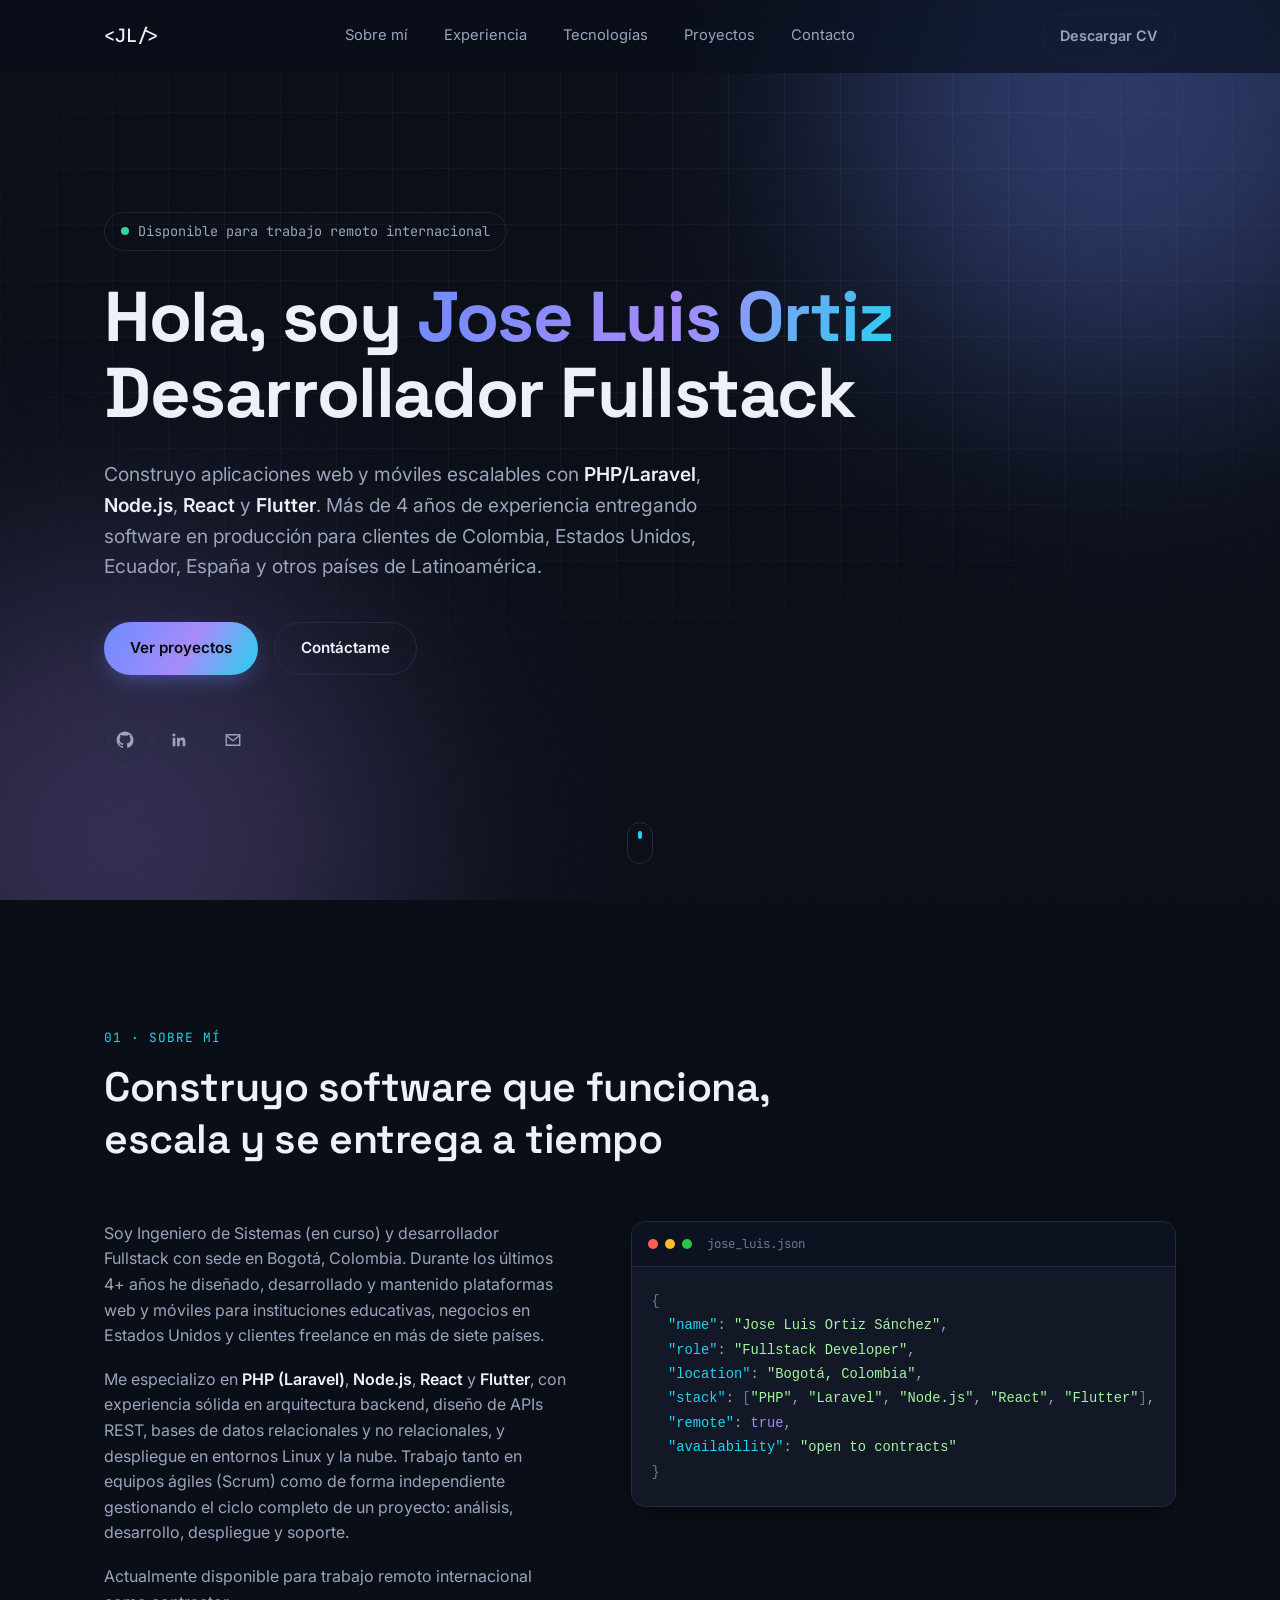
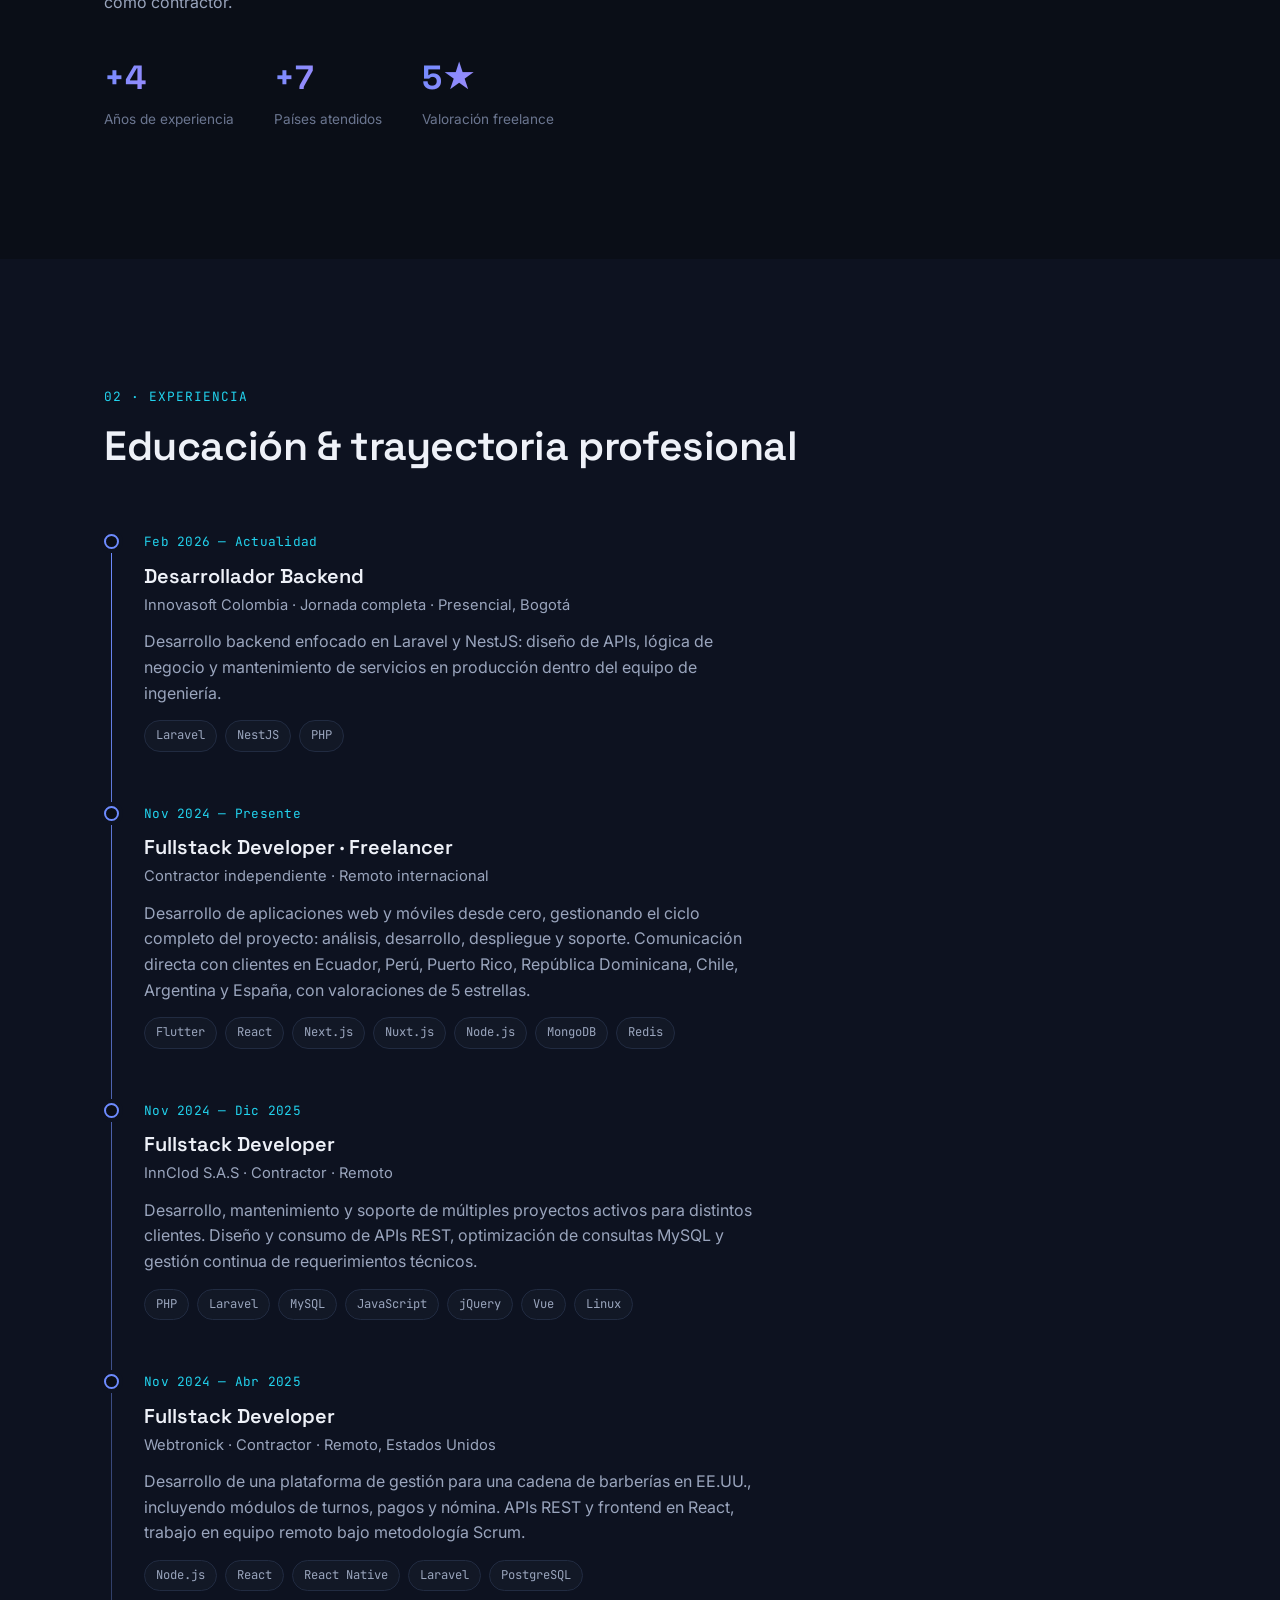
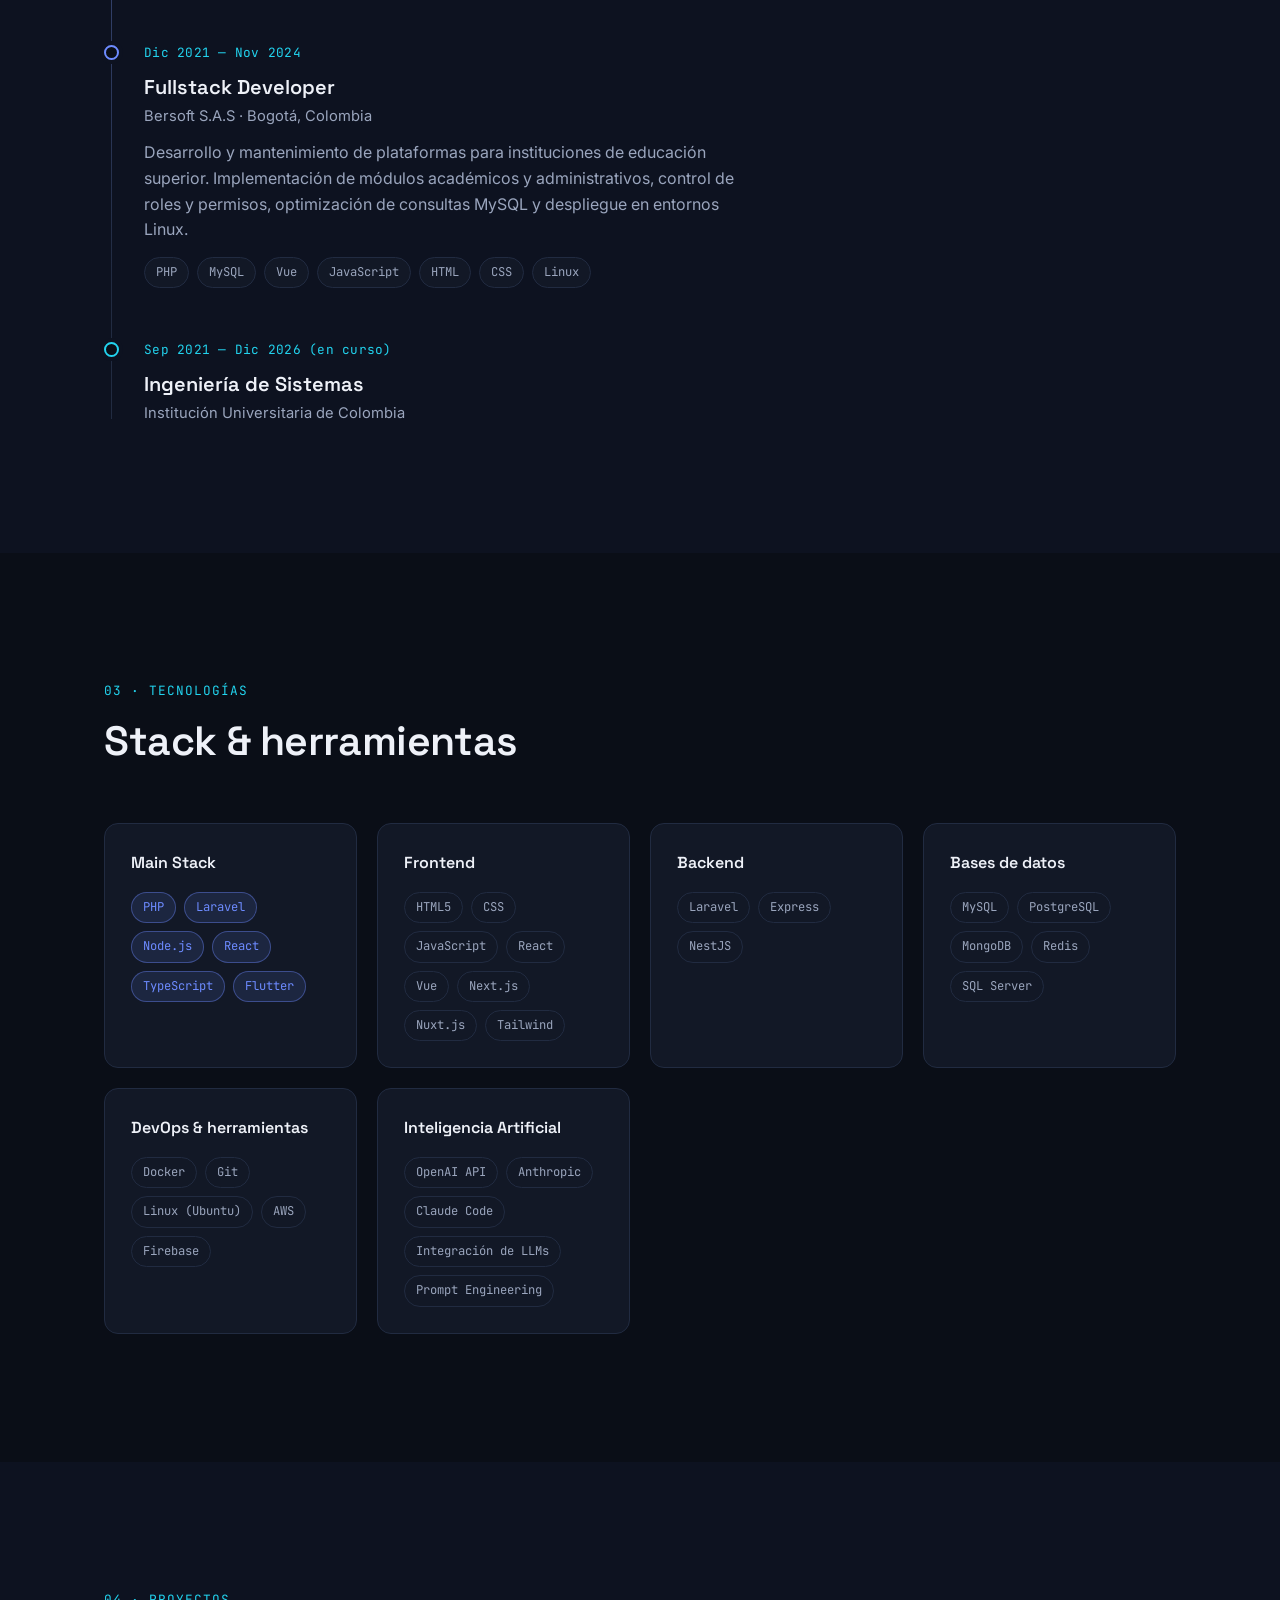
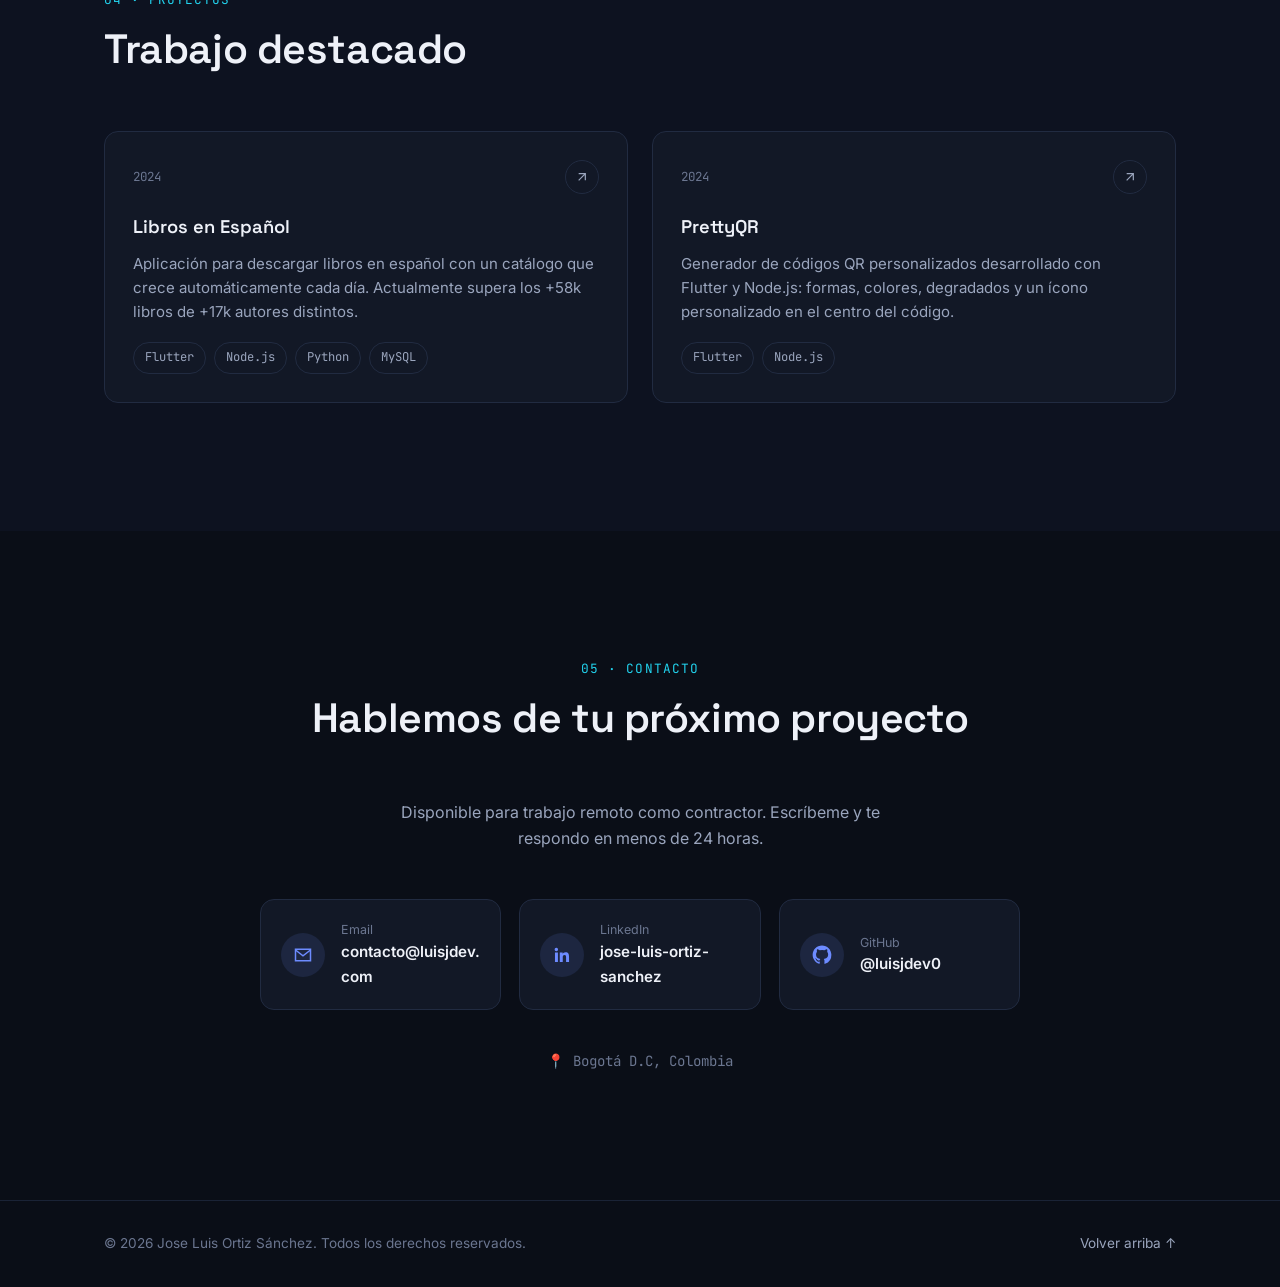
<file: index.html>
<!DOCTYPE html>
<html lang="es">
<head>
<meta charset="UTF-8">
<meta name="viewport" content="width=device-width, initial-scale=1.0">
<title>Jose Luis Ortiz · Fullstack Developer</title>
<meta name="description" content="Jose Luis Ortiz Sánchez — Desarrollador Fullstack especializado en PHP/Laravel, Node.js, React y Flutter. Más de 4 años creando aplicaciones web y móviles para clientes en América y Europa. Disponible para trabajo remoto.">
<meta name="theme-color" content="#0a0e17">

<meta property="og:type" content="website">
<meta property="og:title" content="Jose Luis Ortiz · Fullstack Developer">
<meta property="og:description" content="Desarrollador Fullstack especializado en PHP/Laravel, Node.js, React y Flutter. Disponible para trabajo remoto internacional.">
<meta property="og:url" content="https://luisjdev.com">

<link rel="icon" href="assets/favicon.svg" type="image/svg+xml">
<link rel="preconnect" href="https://fonts.googleapis.com">
<link rel="preconnect" href="https://fonts.gstatic.com" crossorigin>
<link href="https://fonts.googleapis.com/css2?family=Space+Grotesk:wght@500;600;700&family=Inter:wght@400;500;600;700&family=JetBrains+Mono:wght@400;500&display=swap" rel="stylesheet">
<link rel="stylesheet" href="css/style.css">

<!-- Google Analytics -->
<script async src="https://www.googletagmanager.com/gtag/js?id=G-K5R2L5QCTZ"></script>
<script>
  window.dataLayer = window.dataLayer || [];
  function gtag(){dataLayer.push(arguments);}
  gtag('js', new Date());
  gtag('config', 'G-K5R2L5QCTZ');
</script>
</head>
<body>

<a class="skip-link" href="#main">Saltar al contenido</a>

<div class="noise-overlay" aria-hidden="true"></div>

<header class="site-header" id="site-header">
  <div class="container header-inner">
    <a href="#top" class="logo" aria-label="Jose Luis Ortiz — inicio">
      <span class="logo-mark">&lt;JL/&gt;</span>
    </a>

    <nav class="main-nav" id="main-nav" aria-label="Navegación principal">
      <ul>
        <li><a href="#about" class="nav-link">Sobre mí</a></li>
        <li><a href="#experience" class="nav-link">Experiencia</a></li>
        <li><a href="#skills" class="nav-link">Tecnologías</a></li>
        <li><a href="#projects" class="nav-link">Proyectos</a></li>
        <li><a href="#contact" class="nav-link">Contacto</a></li>
      </ul>
    </nav>

    <div class="header-actions">
      <a href="assets/Jose_Luis_Ortiz_CV.pdf" class="btn btn-ghost" download>Descargar CV</a>
      <button class="nav-toggle" id="nav-toggle" aria-label="Abrir menú" aria-expanded="false" aria-controls="main-nav">
        <span></span><span></span><span></span>
      </button>
    </div>
  </div>
</header>

<main id="main">

  <!-- HERO -->
  <section class="hero" id="top">
    <div class="hero-bg" aria-hidden="true">
      <div class="glow glow-1"></div>
      <div class="glow glow-2"></div>
      <div class="grid-pattern"></div>
    </div>

    <div class="container hero-inner">
      <p class="hero-eyebrow reveal">
        <span class="status-dot" aria-hidden="true"></span>
        Disponible para trabajo remoto internacional
      </p>

      <h1 class="hero-title reveal">
        Hola, soy <span class="text-gradient">Jose Luis Ortiz</span><br>
        Desarrollador Fullstack
      </h1>

      <p class="hero-subtitle reveal">
        Construyo aplicaciones web y móviles escalables con
        <strong>PHP/Laravel</strong>, <strong>Node.js</strong>, <strong>React</strong> y <strong>Flutter</strong>.
        Más de 4 años de experiencia entregando software en producción para clientes de
        Colombia, Estados Unidos, Ecuador, España y otros países de Latinoamérica.
      </p>

      <div class="hero-cta reveal">
        <a href="#projects" class="btn btn-primary">Ver proyectos</a>
        <a href="#contact" class="btn btn-outline">Contáctame</a>
      </div>

      <div class="hero-socials reveal">
        <a href="https://github.com/luisjdev0" target="_blank" rel="noopener noreferrer" aria-label="GitHub" class="social-link">
          <svg viewBox="0 0 24 24" fill="currentColor" aria-hidden="true"><path d="M12 .5C5.73.5.75 5.48.75 11.75c0 5.02 3.26 9.28 7.78 10.78.57.1.78-.25.78-.55 0-.27-.01-1.16-.02-2.11-3.17.69-3.83-1.34-3.83-1.34-.52-1.31-1.26-1.66-1.26-1.66-1.03-.7.08-.69.08-.69 1.14.08 1.74 1.17 1.74 1.17 1.01 1.73 2.65 1.23 3.3.94.1-.73.4-1.23.72-1.51-2.53-.29-5.19-1.27-5.19-5.63 0-1.24.44-2.26 1.17-3.06-.12-.29-.51-1.45.11-3.02 0 0 .96-.31 3.13 1.17a10.8 10.8 0 0 1 5.7 0c2.17-1.48 3.13-1.17 3.13-1.17.62 1.57.23 2.73.11 3.02.73.8 1.17 1.82 1.17 3.06 0 4.37-2.67 5.34-5.21 5.62.41.36.77 1.06.77 2.14 0 1.55-.01 2.79-.01 3.17 0 .3.2.66.79.55A11.26 11.26 0 0 0 23.25 11.75C23.25 5.48 18.27.5 12 .5z"/></svg>
        </a>
        <a href="https://www.linkedin.com/in/jose-luis-ortiz-sanchez-33a4a8215/" target="_blank" rel="noopener noreferrer" aria-label="LinkedIn" class="social-link">
          <svg viewBox="0 0 24 24" fill="currentColor" aria-hidden="true"><path d="M20.45 20.45h-3.56v-5.57c0-1.33-.02-3.03-1.85-3.03-1.85 0-2.14 1.45-2.14 2.94v5.66H9.34V9h3.42v1.56h.05c.48-.9 1.64-1.85 3.38-1.85 3.62 0 4.28 2.38 4.28 5.48v6.26zM5.34 7.43a2.07 2.07 0 1 1 0-4.13 2.07 2.07 0 0 1 0 4.13zM7.12 20.45H3.56V9h3.56v11.45z"/></svg>
        </a>
        <a href="mailto:contacto@luisjdev.com" aria-label="Email" class="social-link">
          <svg viewBox="0 0 24 24" fill="none" stroke="currentColor" stroke-width="1.8" aria-hidden="true"><path d="M3 5h18v14H3z"/><path d="m3 6 9 7 9-7"/></svg>
        </a>
      </div>
    </div>

    <a href="#about" class="scroll-cue" aria-label="Desplazarse hacia abajo">
      <span></span>
    </a>
  </section>

  <!-- ABOUT -->
  <section class="section" id="about">
    <div class="container">
      <p class="section-kicker reveal">01 · Sobre mí</p>
      <h2 class="section-title reveal">Construyo software que funciona, escala y se entrega a tiempo</h2>

      <div class="about-grid">
        <div class="about-text reveal">
          <p>
            Soy Ingeniero de Sistemas (en curso) y desarrollador Fullstack con sede en
            Bogotá, Colombia. Durante los últimos 4+ años he diseñado, desarrollado y
            mantenido plataformas web y móviles para instituciones educativas,
            negocios en Estados Unidos y clientes freelance en más de siete países.
          </p>
          <p>
            Me especializo en <strong>PHP (Laravel)</strong>, <strong>Node.js</strong>,
            <strong>React</strong> y <strong>Flutter</strong>, con experiencia sólida en
            arquitectura backend, diseño de APIs REST, bases de datos relacionales y no
            relacionales, y despliegue en entornos Linux y la nube. Trabajo tanto en
            equipos ágiles (Scrum) como de forma independiente gestionando el ciclo
            completo de un proyecto: análisis, desarrollo, despliegue y soporte.
          </p>
          <p>
            Actualmente disponible para trabajo remoto internacional como contractor.
          </p>

          <div class="about-stats">
            <div class="stat">
              <span class="stat-number">+4</span>
              <span class="stat-label">Años de experiencia</span>
            </div>
            <div class="stat">
              <span class="stat-number">+7</span>
              <span class="stat-label">Países atendidos</span>
            </div>
            <div class="stat">
              <span class="stat-number">5★</span>
              <span class="stat-label">Valoración freelance</span>
            </div>
          </div>
        </div>

        <div class="about-card reveal">
          <div class="terminal-card">
            <div class="terminal-bar">
              <span class="dot dot-red"></span><span class="dot dot-yellow"></span><span class="dot dot-green"></span>
              <span class="terminal-title">jose_luis.json</span>
            </div>
            <pre class="terminal-body"><code><span class="tok-brace">{</span>
  <span class="tok-key">"name"</span>: <span class="tok-str">"Jose Luis Ortiz Sánchez"</span>,
  <span class="tok-key">"role"</span>: <span class="tok-str">"Fullstack Developer"</span>,
  <span class="tok-key">"location"</span>: <span class="tok-str">"Bogotá, Colombia"</span>,
  <span class="tok-key">"stack"</span>: <span class="tok-punc">[</span><span class="tok-str">"PHP"</span>, <span class="tok-str">"Laravel"</span>, <span class="tok-str">"Node.js"</span>, <span class="tok-str">"React"</span>, <span class="tok-str">"Flutter"</span><span class="tok-punc">]</span>,
  <span class="tok-key">"remote"</span>: <span class="tok-bool">true</span>,
  <span class="tok-key">"availability"</span>: <span class="tok-str">"open to contracts"</span>
<span class="tok-brace">}</span></code></pre>
          </div>
        </div>
      </div>
    </div>
  </section>

  <!-- EXPERIENCE -->
  <section class="section section-alt" id="experience">
    <div class="container">
      <p class="section-kicker reveal">02 · Experiencia</p>
      <h2 class="section-title reveal">Educación &amp; trayectoria profesional</h2>

      <div class="timeline">

        <div class="timeline-item reveal">
          <div class="timeline-dot"></div>
          <div class="timeline-content">
            <span class="timeline-date">Feb 2026 — Actualidad</span>
            <h3>Desarrollador Backend</h3>
            <p class="timeline-org">Innovasoft Colombia · Jornada completa · Presencial, Bogotá</p>
            <p>Desarrollo backend enfocado en Laravel y NestJS: diseño de APIs, lógica de negocio y mantenimiento de servicios en producción dentro del equipo de ingeniería.</p>
            <div class="tag-list">
              <span class="tag">Laravel</span><span class="tag">NestJS</span><span class="tag">PHP</span>
            </div>
          </div>
        </div>

        <div class="timeline-item reveal">
          <div class="timeline-dot"></div>
          <div class="timeline-content">
            <span class="timeline-date">Nov 2024 — Presente</span>
            <h3>Fullstack Developer · Freelancer</h3>
            <p class="timeline-org">Contractor independiente · Remoto internacional</p>
            <p>Desarrollo de aplicaciones web y móviles desde cero, gestionando el ciclo completo del proyecto: análisis, desarrollo, despliegue y soporte. Comunicación directa con clientes en Ecuador, Perú, Puerto Rico, República Dominicana, Chile, Argentina y España, con valoraciones de 5 estrellas.</p>
            <div class="tag-list">
              <span class="tag">Flutter</span><span class="tag">React</span><span class="tag">Next.js</span>
              <span class="tag">Nuxt.js</span><span class="tag">Node.js</span><span class="tag">MongoDB</span><span class="tag">Redis</span>
            </div>
          </div>
        </div>

        <div class="timeline-item reveal">
          <div class="timeline-dot"></div>
          <div class="timeline-content">
            <span class="timeline-date">Nov 2024 — Dic 2025</span>
            <h3>Fullstack Developer</h3>
            <p class="timeline-org">InnClod S.A.S · Contractor · Remoto</p>
            <p>Desarrollo, mantenimiento y soporte de múltiples proyectos activos para distintos clientes. Diseño y consumo de APIs REST, optimización de consultas MySQL y gestión continua de requerimientos técnicos.</p>
            <div class="tag-list">
              <span class="tag">PHP</span><span class="tag">Laravel</span><span class="tag">MySQL</span>
              <span class="tag">JavaScript</span><span class="tag">jQuery</span><span class="tag">Vue</span><span class="tag">Linux</span>
            </div>
          </div>
        </div>

        <div class="timeline-item reveal">
          <div class="timeline-dot"></div>
          <div class="timeline-content">
            <span class="timeline-date">Nov 2024 — Abr 2025</span>
            <h3>Fullstack Developer</h3>
            <p class="timeline-org">Webtronick · Contractor · Remoto, Estados Unidos</p>
            <p>Desarrollo de una plataforma de gestión para una cadena de barberías en EE.UU., incluyendo módulos de turnos, pagos y nómina. APIs REST y frontend en React, trabajo en equipo remoto bajo metodología Scrum.</p>
            <div class="tag-list">
              <span class="tag">Node.js</span><span class="tag">React</span><span class="tag">React Native</span>
              <span class="tag">Laravel</span><span class="tag">PostgreSQL</span>
            </div>
          </div>
        </div>

        <div class="timeline-item reveal">
          <div class="timeline-dot"></div>
          <div class="timeline-content">
            <span class="timeline-date">Dic 2021 — Nov 2024</span>
            <h3>Fullstack Developer</h3>
            <p class="timeline-org">Bersoft S.A.S · Bogotá, Colombia</p>
            <p>Desarrollo y mantenimiento de plataformas para instituciones de educación superior. Implementación de módulos académicos y administrativos, control de roles y permisos, optimización de consultas MySQL y despliegue en entornos Linux.</p>
            <div class="tag-list">
              <span class="tag">PHP</span><span class="tag">MySQL</span><span class="tag">Vue</span>
              <span class="tag">JavaScript</span><span class="tag">HTML</span><span class="tag">CSS</span><span class="tag">Linux</span>
            </div>
          </div>
        </div>

        <div class="timeline-item timeline-item-edu reveal">
          <div class="timeline-dot timeline-dot-edu"></div>
          <div class="timeline-content">
            <span class="timeline-date">Sep 2021 — Dic 2026 (en curso)</span>
            <h3>Ingeniería de Sistemas</h3>
            <p class="timeline-org">Institución Universitaria de Colombia</p>
          </div>
        </div>

      </div>
    </div>
  </section>

  <!-- SKILLS -->
  <section class="section" id="skills">
    <div class="container">
      <p class="section-kicker reveal">03 · Tecnologías</p>
      <h2 class="section-title reveal">Stack &amp; herramientas</h2>

      <div class="skills-grid">
        <div class="skill-card reveal">
          <h3>Main Stack</h3>
          <div class="tag-list">
            <span class="tag tag-accent">PHP</span><span class="tag tag-accent">Laravel</span>
            <span class="tag tag-accent">Node.js</span><span class="tag tag-accent">React</span>
            <span class="tag tag-accent">TypeScript</span><span class="tag tag-accent">Flutter</span>
          </div>
        </div>
        <div class="skill-card reveal">
          <h3>Frontend</h3>
          <div class="tag-list">
            <span class="tag">HTML5</span><span class="tag">CSS</span><span class="tag">JavaScript</span>
            <span class="tag">React</span><span class="tag">Vue</span><span class="tag">Next.js</span>
            <span class="tag">Nuxt.js</span><span class="tag">Tailwind</span>
          </div>
        </div>
        <div class="skill-card reveal">
          <h3>Backend</h3>
          <div class="tag-list">
            <span class="tag">Laravel</span><span class="tag">Express</span>
            <span class="tag">NestJS</span>
          </div>
        </div>
        <div class="skill-card reveal">
          <h3>Bases de datos</h3>
          <div class="tag-list">
            <span class="tag">MySQL</span><span class="tag">PostgreSQL</span>
            <span class="tag">MongoDB</span><span class="tag">Redis</span><span class="tag">SQL Server</span>
          </div>
        </div>
        <div class="skill-card reveal">
          <h3>DevOps &amp; herramientas</h3>
          <div class="tag-list">
            <span class="tag">Docker</span><span class="tag">Git</span>
            <span class="tag">Linux (Ubuntu)</span><span class="tag">AWS</span><span class="tag">Firebase</span>
          </div>
        </div>
        <div class="skill-card reveal">
          <h3>Inteligencia Artificial</h3>
          <div class="tag-list">
            <span class="tag">OpenAI API</span><span class="tag">Anthropic</span><span class="tag">Claude Code</span>
            <span class="tag">Integración de LLMs</span><span class="tag">Prompt Engineering</span>
          </div>
        </div>
      </div>
    </div>
  </section>

  <!-- PROJECTS -->
  <section class="section section-alt" id="projects">
    <div class="container">
      <p class="section-kicker reveal">04 · Proyectos</p>
      <h2 class="section-title reveal">Trabajo destacado</h2>

      <div class="projects-grid">

        <article class="project-card reveal">
          <div class="project-card-head">
            <span class="project-year">2024</span>
            <a href="https://play.google.com/store/apps/details?id=com.luisjdev.libros" target="_blank" rel="noopener noreferrer" class="project-link" aria-label="Ver en Google Play">
              <svg viewBox="0 0 24 24" fill="none" stroke="currentColor" stroke-width="1.8" aria-hidden="true"><path d="M7 17 17 7M7 7h10v10"/></svg>
            </a>
          </div>
          <h3>Libros en Español</h3>
          <p>Aplicación para descargar libros en español con un catálogo que crece automáticamente cada día. Actualmente supera los +58k libros de +17k autores distintos.</p>
          <div class="tag-list">
            <span class="tag">Flutter</span><span class="tag">Node.js</span><span class="tag">Python</span><span class="tag">MySQL</span>
          </div>
        </article>

        <article class="project-card reveal">
          <div class="project-card-head">
            <span class="project-year">2024</span>
            <a href="https://play.google.com/store/apps/details?id=com.luisjdev.pretty_qr" target="_blank" rel="noopener noreferrer" class="project-link" aria-label="Ver en Google Play">
              <svg viewBox="0 0 24 24" fill="none" stroke="currentColor" stroke-width="1.8" aria-hidden="true"><path d="M7 17 17 7M7 7h10v10"/></svg>
            </a>
          </div>
          <h3>PrettyQR</h3>
          <p>Generador de códigos QR personalizados desarrollado con Flutter y Node.js: formas, colores, degradados y un ícono personalizado en el centro del código.</p>
          <div class="tag-list">
            <span class="tag">Flutter</span><span class="tag">Node.js</span>
          </div>
        </article>

      </div>
    </div>
  </section>

  <!-- CONTACT -->
  <section class="section contact-section" id="contact">
    <div class="container">
      <p class="section-kicker reveal">05 · Contacto</p>
      <h2 class="section-title reveal">Hablemos de tu próximo proyecto</h2>
      <p class="contact-lede reveal">
        Disponible para trabajo remoto como contractor. Escríbeme y te respondo en menos de 24 horas.
      </p>

      <div class="contact-grid reveal">
        <a class="contact-card" href="mailto:contacto@luisjdev.com">
          <div class="contact-icon">
            <svg viewBox="0 0 24 24" fill="none" stroke="currentColor" stroke-width="1.8" aria-hidden="true"><path d="M3 5h18v14H3z"/><path d="m3 6 9 7 9-7"/></svg>
          </div>
          <div>
            <span class="contact-label">Email</span>
            <span class="contact-value">contacto@luisjdev.com</span>
          </div>
        </a>

        <a class="contact-card" href="https://www.linkedin.com/in/jose-luis-ortiz-sanchez-33a4a8215/" target="_blank" rel="noopener noreferrer">
          <div class="contact-icon">
            <svg viewBox="0 0 24 24" fill="currentColor" aria-hidden="true"><path d="M20.45 20.45h-3.56v-5.57c0-1.33-.02-3.03-1.85-3.03-1.85 0-2.14 1.45-2.14 2.94v5.66H9.34V9h3.42v1.56h.05c.48-.9 1.64-1.85 3.38-1.85 3.62 0 4.28 2.38 4.28 5.48v6.26zM5.34 7.43a2.07 2.07 0 1 1 0-4.13 2.07 2.07 0 0 1 0 4.13zM7.12 20.45H3.56V9h3.56v11.45z"/></svg>
          </div>
          <div>
            <span class="contact-label">LinkedIn</span>
            <span class="contact-value">jose-luis-ortiz-sanchez</span>
          </div>
        </a>

        <a class="contact-card" href="https://github.com/luisjdev0" target="_blank" rel="noopener noreferrer">
          <div class="contact-icon">
            <svg viewBox="0 0 24 24" fill="currentColor" aria-hidden="true"><path d="M12 .5C5.73.5.75 5.48.75 11.75c0 5.02 3.26 9.28 7.78 10.78.57.1.78-.25.78-.55 0-.27-.01-1.16-.02-2.11-3.17.69-3.83-1.34-3.83-1.34-.52-1.31-1.26-1.66-1.26-1.66-1.03-.7.08-.69.08-.69 1.14.08 1.74 1.17 1.74 1.17 1.01 1.73 2.65 1.23 3.3.94.1-.73.4-1.23.72-1.51-2.53-.29-5.19-1.27-5.19-5.63 0-1.24.44-2.26 1.17-3.06-.12-.29-.51-1.45.11-3.02 0 0 .96-.31 3.13 1.17a10.8 10.8 0 0 1 5.7 0c2.17-1.48 3.13-1.17 3.13-1.17.62 1.57.23 2.73.11 3.02.73.8 1.17 1.82 1.17 3.06 0 4.37-2.67 5.34-5.21 5.62.41.36.77 1.06.77 2.14 0 1.55-.01 2.79-.01 3.17 0 .3.2.66.79.55A11.26 11.26 0 0 0 23.25 11.75C23.25 5.48 18.27.5 12 .5z"/></svg>
          </div>
          <div>
            <span class="contact-label">GitHub</span>
            <span class="contact-value">@luisjdev0</span>
          </div>
        </a>
      </div>

      <p class="contact-location reveal">📍 Bogotá D.C, Colombia</p>
    </div>
  </section>

</main>

<footer class="site-footer">
  <div class="container footer-inner">
    <p>&copy; <span id="year"></span> Jose Luis Ortiz Sánchez. Todos los derechos reservados.</p>
    <a href="#top" class="back-to-top">Volver arriba ↑</a>
  </div>
</footer>

<script src="js/main.js"></script>
</body>
</html>
</file>
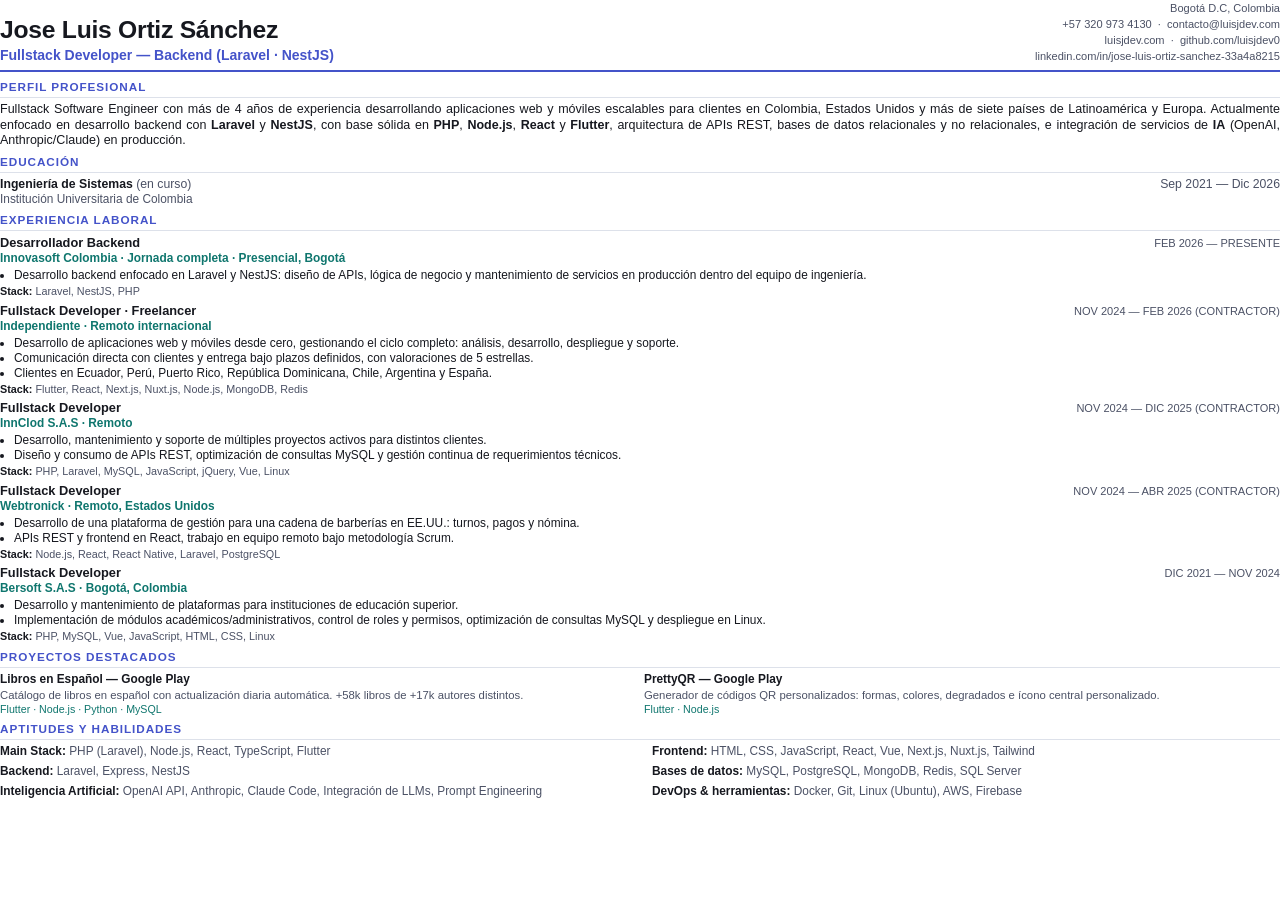
<file: assets/cv-source.html>
<!DOCTYPE html>
<html lang="es">
<head>
<meta charset="UTF-8">
<title>Jose Luis Ortiz Sánchez — CV</title>
<style>
  @page { size: Letter; margin: 8mm 16mm; }

  :root {
    --accent: #4453c9;
    --accent-2: #0f766e;
    --ink: #16181f;
    --sub: #4b5165;
    --line: #dde1ea;
  }

  * { box-sizing: border-box; margin: 0; padding: 0; }

  body {
    font-family: 'Segoe UI', Arial, Helvetica, sans-serif;
    color: var(--ink);
    font-size: 9.6pt;
    line-height: 1.26;
    background: #ffffff;
  }

  .cv { max-width: 100%; }

  header.cv-header {
    display: flex;
    justify-content: space-between;
    align-items: flex-end;
    border-bottom: 2.5px solid var(--accent);
    padding-bottom: 6px;
    margin-bottom: 8px;
  }
  .name-block h1 {
    font-size: 18.5pt;
    font-weight: 700;
    letter-spacing: -0.01em;
    color: var(--ink);
  }
  .name-block .role {
    font-size: 10.5pt;
    font-weight: 600;
    color: var(--accent);
    margin-top: 1px;
  }
  .contact-block {
    text-align: right;
    font-size: 8.3pt;
    color: var(--sub);
    line-height: 1.45;
  }
  .contact-block a { color: var(--sub); text-decoration: none; }

  section { margin-bottom: 6px; }

  h2.section-title {
    font-size: 8.8pt;
    font-weight: 700;
    text-transform: uppercase;
    letter-spacing: 0.08em;
    color: var(--accent);
    margin-bottom: 4px;
    padding-bottom: 2px;
    border-bottom: 1px solid var(--line);
  }

  .profile-text { color: var(--ink); font-size: 9.4pt; text-align: justify; }

  .edu-row {
    display: flex;
    justify-content: space-between;
    font-size: 9.2pt;
  }
  .edu-row .edu-title { font-weight: 600; }
  .edu-row .edu-date { color: var(--sub); white-space: nowrap; margin-left: 12px; }
  .edu-org { color: var(--sub); font-size: 8.9pt; }

  .job { margin-bottom: 4px; }
  .job:last-child { margin-bottom: 0; }
  .job-head {
    display: flex;
    justify-content: space-between;
    align-items: baseline;
  }
  .job-title { font-weight: 700; font-size: 9.6pt; }
  .job-date { font-size: 8.3pt; color: var(--sub); white-space: nowrap; margin-left: 12px; }
  .job-org { font-size: 8.9pt; color: var(--accent-2); font-weight: 600; margin-bottom: 1px; }
  ul.job-bullets { padding-left: 14px; margin-top: 2px; }
  ul.job-bullets li { font-size: 8.9pt; margin-bottom: 0; }
  .job-stack { font-size: 8.1pt; color: var(--sub); margin-top: 2px; }
  .job-stack strong { color: var(--ink); font-weight: 600; }

  .projects-grid {
    display: grid;
    grid-template-columns: 1fr 1fr;
    gap: 8px;
  }
  .project-item { font-size: 8.9pt; }
  .project-item .p-title { font-weight: 700; }
  .project-item .p-title a { color: var(--ink); text-decoration: none; }
  .project-item .p-desc { color: var(--sub); font-size: 8.5pt; margin-top: 1px; }
  .project-item .p-stack { font-size: 8pt; color: var(--accent-2); margin-top: 1px; }

  .skills-grid {
    display: grid;
    grid-template-columns: 1fr 1fr;
    gap: 3px 24px;
  }
  .skill-row { font-size: 8.9pt; margin-bottom: 2px; }
  .skill-row .skill-label { font-weight: 700; color: var(--ink); }
  .skill-row .skill-values { color: var(--sub); }

  footer.avail {
    margin-top: 4px;
    font-size: 8.3pt;
    color: var(--accent);
    font-weight: 600;
    text-align: center;
    border-top: 1px solid var(--line);
    padding-top: 6px;
  }
</style>
</head>
<body>
<div class="cv">

  <header class="cv-header">
    <div class="name-block">
      <h1>Jose Luis Ortiz Sánchez</h1>
      <div class="role">Fullstack Developer — Backend (Laravel · NestJS)</div>
    </div>
    <div class="contact-block">
      Bogotá D.C, Colombia<br>
      +57 320 973 4130 &nbsp;·&nbsp; contacto@luisjdev.com<br>
      luisjdev.com &nbsp;·&nbsp; github.com/luisjdev0<br>
      linkedin.com/in/jose-luis-ortiz-sanchez-33a4a8215
    </div>
  </header>

  <section>
    <h2 class="section-title">Perfil profesional</h2>
    <p class="profile-text">
      Fullstack Software Engineer con más de 4 años de experiencia desarrollando aplicaciones web y móviles
      escalables para clientes en Colombia, Estados Unidos y más de siete países de Latinoamérica y Europa.
      Actualmente enfocado en desarrollo backend con <strong>Laravel</strong> y <strong>NestJS</strong>, con
      base sólida en <strong>PHP</strong>, <strong>Node.js</strong>, <strong>React</strong> y <strong>Flutter</strong>,
      arquitectura de APIs REST, bases de datos relacionales y no relacionales, e integración de servicios
      de <strong>IA</strong> (OpenAI, Anthropic/Claude) en producción.
    </p>
  </section>

  <section>
    <h2 class="section-title">Educación</h2>
    <div class="edu-row">
      <span class="edu-title">Ingeniería de Sistemas <span style="font-weight:400;color:var(--sub);">(en curso)</span></span>
      <span class="edu-date">Sep 2021 — Dic 2026</span>
    </div>
    <div class="edu-org">Institución Universitaria de Colombia</div>
  </section>

  <section>
    <h2 class="section-title">Experiencia laboral</h2>

    <div class="job">
      <div class="job-head">
        <span class="job-title">Desarrollador Backend</span>
        <span class="job-date">FEB 2026 — PRESENTE</span>
      </div>
      <div class="job-org">Innovasoft Colombia · Jornada completa · Presencial, Bogotá</div>
      <ul class="job-bullets">
        <li>Desarrollo backend enfocado en Laravel y NestJS: diseño de APIs, lógica de negocio y mantenimiento de servicios en producción dentro del equipo de ingeniería.</li>
      </ul>
      <div class="job-stack"><strong>Stack:</strong> Laravel, NestJS, PHP</div>
    </div>

    <div class="job">
      <div class="job-head">
        <span class="job-title">Fullstack Developer · Freelancer</span>
        <span class="job-date">NOV 2024 — FEB 2026 (CONTRACTOR)</span>
      </div>
      <div class="job-org">Independiente · Remoto internacional</div>
      <ul class="job-bullets">
        <li>Desarrollo de aplicaciones web y móviles desde cero, gestionando el ciclo completo: análisis, desarrollo, despliegue y soporte.</li>
        <li>Comunicación directa con clientes y entrega bajo plazos definidos, con valoraciones de 5 estrellas.</li>
        <li>Clientes en Ecuador, Perú, Puerto Rico, República Dominicana, Chile, Argentina y España.</li>
      </ul>
      <div class="job-stack"><strong>Stack:</strong> Flutter, React, Next.js, Nuxt.js, Node.js, MongoDB, Redis</div>
    </div>

    <div class="job">
      <div class="job-head">
        <span class="job-title">Fullstack Developer</span>
        <span class="job-date">NOV 2024 — DIC 2025 (CONTRACTOR)</span>
      </div>
      <div class="job-org">InnClod S.A.S · Remoto</div>
      <ul class="job-bullets">
        <li>Desarrollo, mantenimiento y soporte de múltiples proyectos activos para distintos clientes.</li>
        <li>Diseño y consumo de APIs REST, optimización de consultas MySQL y gestión continua de requerimientos técnicos.</li>
      </ul>
      <div class="job-stack"><strong>Stack:</strong> PHP, Laravel, MySQL, JavaScript, jQuery, Vue, Linux</div>
    </div>

    <div class="job">
      <div class="job-head">
        <span class="job-title">Fullstack Developer</span>
        <span class="job-date">NOV 2024 — ABR 2025 (CONTRACTOR)</span>
      </div>
      <div class="job-org">Webtronick · Remoto, Estados Unidos</div>
      <ul class="job-bullets">
        <li>Desarrollo de una plataforma de gestión para una cadena de barberías en EE.UU.: turnos, pagos y nómina.</li>
        <li>APIs REST y frontend en React, trabajo en equipo remoto bajo metodología Scrum.</li>
      </ul>
      <div class="job-stack"><strong>Stack:</strong> Node.js, React, React Native, Laravel, PostgreSQL</div>
    </div>

    <div class="job">
      <div class="job-head">
        <span class="job-title">Fullstack Developer</span>
        <span class="job-date">DIC 2021 — NOV 2024</span>
      </div>
      <div class="job-org">Bersoft S.A.S · Bogotá, Colombia</div>
      <ul class="job-bullets">
        <li>Desarrollo y mantenimiento de plataformas para instituciones de educación superior.</li>
        <li>Implementación de módulos académicos/administrativos, control de roles y permisos, optimización de consultas MySQL y despliegue en Linux.</li>
      </ul>
      <div class="job-stack"><strong>Stack:</strong> PHP, MySQL, Vue, JavaScript, HTML, CSS, Linux</div>
    </div>
  </section>

  <section>
    <h2 class="section-title">Proyectos destacados</h2>
    <div class="projects-grid">
      <div class="project-item">
        <div class="p-title"><a href="https://play.google.com/store/apps/details?id=com.luisjdev.libros">Libros en Español</a> — Google Play</div>
        <div class="p-desc">Catálogo de libros en español con actualización diaria automática. +58k libros de +17k autores distintos.</div>
        <div class="p-stack">Flutter · Node.js · Python · MySQL</div>
      </div>
      <div class="project-item">
        <div class="p-title"><a href="https://play.google.com/store/apps/details?id=com.luisjdev.pretty_qr">PrettyQR</a> — Google Play</div>
        <div class="p-desc">Generador de códigos QR personalizados: formas, colores, degradados e ícono central personalizado.</div>
        <div class="p-stack">Flutter · Node.js</div>
      </div>
    </div>
  </section>

  <section>
    <h2 class="section-title">Aptitudes y habilidades</h2>
    <div class="skills-grid">
      <div class="skill-row"><span class="skill-label">Main Stack:</span> <span class="skill-values">PHP (Laravel), Node.js, React, TypeScript, Flutter</span></div>
      <div class="skill-row"><span class="skill-label">Frontend:</span> <span class="skill-values">HTML, CSS, JavaScript, React, Vue, Next.js, Nuxt.js, Tailwind</span></div>
      <div class="skill-row"><span class="skill-label">Backend:</span> <span class="skill-values">Laravel, Express, NestJS</span></div>
      <div class="skill-row"><span class="skill-label">Bases de datos:</span> <span class="skill-values">MySQL, PostgreSQL, MongoDB, Redis, SQL Server</span></div>
      <div class="skill-row"><span class="skill-label">Inteligencia Artificial:</span> <span class="skill-values">OpenAI API, Anthropic, Claude Code, Integración de LLMs, Prompt Engineering</span></div>
      <div class="skill-row"><span class="skill-label">DevOps &amp; herramientas:</span> <span class="skill-values">Docker, Git, Linux (Ubuntu), AWS, Firebase</span></div>
    </div>
  </section>

</div>
</body>
</html>
</file>
<file: css/style.css>
/* ==========================================================================
   Jose Luis Ortiz — Portfolio 2026
   ========================================================================== */

:root {
  /* Palette */
  --bg: #0a0e17;
  --bg-alt: #0d1220;
  --surface: #121826;
  --surface-hover: #161f33;
  --border: #212b41;
  --border-soft: #1a2336;

  --text-primary: #eef1f8;
  --text-secondary: #9aa5bd;
  --text-muted: #6b7690;

  --accent: #6d8bff;
  --accent-2: #22d3ee;
  --accent-3: #a78bfa;
  --accent-soft: rgba(109, 139, 255, 0.12);

  --gradient: linear-gradient(120deg, var(--accent) 0%, var(--accent-3) 55%, var(--accent-2) 100%);

  --font-display: 'Space Grotesk', 'Inter', sans-serif;
  --font-body: 'Inter', system-ui, sans-serif;
  --font-mono: 'JetBrains Mono', 'SFMono-Regular', Consolas, monospace;

  --container-w: 1120px;
  --radius-sm: 8px;
  --radius-md: 14px;
  --radius-lg: 22px;

  --shadow-soft: 0 10px 40px -12px rgba(0, 0, 0, 0.5);
  --transition: 220ms cubic-bezier(.4,0,.2,1);
}

/* ---------- Reset ---------- */
*, *::before, *::after { box-sizing: border-box; margin: 0; padding: 0; }
html { scroll-behavior: smooth; }
body {
  background: var(--bg);
  color: var(--text-primary);
  font-family: var(--font-body);
  line-height: 1.6;
  -webkit-font-smoothing: antialiased;
  overflow-x: hidden;
}
img { max-width: 100%; display: block; }
a { color: inherit; text-decoration: none; }
ul { list-style: none; }
button { font: inherit; cursor: pointer; background: none; border: none; color: inherit; }
svg { width: 20px; height: 20px; }

@media (prefers-reduced-motion: reduce) {
  html { scroll-behavior: auto; }
  *, *::before, *::after { animation-duration: 0.01ms !important; animation-iteration-count: 1 !important; transition-duration: 0.01ms !important; }
}

.skip-link {
  position: absolute; left: -9999px; top: 0;
  background: var(--accent); color: #05070d; padding: 10px 16px;
  z-index: 1000; border-radius: 0 0 8px 0; font-weight: 600;
}
.skip-link:focus { left: 0; }

.container {
  width: 100%;
  max-width: var(--container-w);
  margin-inline: auto;
  padding-inline: 24px;
}

.noise-overlay {
  position: fixed; inset: 0; pointer-events: none; z-index: 2;
  opacity: 0.025;
  background-image: url("data:image/svg+xml,%3Csvg xmlns='http://www.w3.org/2000/svg' width='120' height='120'%3E%3Cfilter id='n'%3E%3CfeTurbulence type='fractalNoise' baseFrequency='0.9' numOctaves='2' stitchTiles='stitch'/%3E%3C/filter%3E%3Crect width='100%25' height='100%25' filter='url(%23n)'/%3E%3C/svg%3E");
}

/* ---------- Section scaffolding ---------- */
.section { padding: 128px 0; position: relative; }
.section-alt { background: var(--bg-alt); }
.section-kicker {
  font-family: var(--font-mono);
  font-size: 0.8rem;
  letter-spacing: 0.08em;
  color: var(--accent-2);
  margin-bottom: 14px;
  text-transform: uppercase;
}
.section-title {
  font-family: var(--font-display);
  font-weight: 600;
  font-size: clamp(1.8rem, 3.2vw, 2.6rem);
  line-height: 1.25;
  max-width: 780px;
  margin-bottom: 56px;
  letter-spacing: -0.01em;
}

/* ---------- Reveal animation ---------- */
.reveal {
  opacity: 0;
  transform: translateY(24px);
  transition: opacity 700ms cubic-bezier(.4,0,.2,1), transform 700ms cubic-bezier(.4,0,.2,1);
}
.reveal.in-view { opacity: 1; transform: translateY(0); }

/* ---------- Buttons ---------- */
.btn {
  display: inline-flex; align-items: center; justify-content: center;
  padding: 13px 26px;
  border-radius: 999px;
  font-weight: 600;
  font-size: 0.95rem;
  transition: transform var(--transition), box-shadow var(--transition), background var(--transition), border-color var(--transition);
  white-space: nowrap;
}
.btn-primary {
  background: var(--gradient);
  color: #05070d;
  box-shadow: 0 8px 24px -8px rgba(109, 139, 255, 0.55);
}
.btn-primary:hover { transform: translateY(-2px); box-shadow: 0 12px 30px -8px rgba(109, 139, 255, 0.7); }
.btn-outline {
  border: 1px solid var(--border);
  color: var(--text-primary);
  background: transparent;
}
.btn-outline:hover { border-color: var(--accent); background: var(--accent-soft); transform: translateY(-2px); }
.btn-ghost {
  color: var(--text-secondary);
  font-size: 0.9rem;
  padding: 10px 18px;
  border: 1px solid var(--border-soft);
  border-radius: 999px;
}
.btn-ghost:hover { color: var(--text-primary); border-color: var(--accent); }

/* ---------- Header ---------- */
.site-header {
  position: fixed; top: 0; left: 0; right: 0; z-index: 100;
  backdrop-filter: blur(14px) saturate(140%);
  background: rgba(10, 14, 23, 0.65);
  border-bottom: 1px solid transparent;
  transition: border-color var(--transition), background var(--transition);
}
.site-header.scrolled {
  border-bottom-color: var(--border-soft);
  background: rgba(10, 14, 23, 0.85);
}
.header-inner {
  display: flex; align-items: center; justify-content: space-between;
  height: 72px;
}
.logo-mark {
  font-family: var(--font-mono);
  font-weight: 500;
  font-size: 1.15rem;
  color: var(--text-primary);
}
.logo-mark::selection { background: var(--accent); }

.main-nav ul { display: flex; gap: 8px; }
.nav-link {
  display: inline-block;
  padding: 8px 14px;
  border-radius: 999px;
  font-size: 0.92rem;
  color: var(--text-secondary);
  transition: color var(--transition), background var(--transition);
}
.nav-link:hover, .nav-link.active { color: var(--text-primary); background: var(--surface); }

.header-actions { display: flex; align-items: center; gap: 14px; }

.nav-toggle {
  display: none;
  flex-direction: column;
  justify-content: center;
  gap: 5px;
  width: 38px; height: 38px;
  border-radius: 8px;
}
.nav-toggle span {
  width: 20px; height: 2px; background: var(--text-primary);
  transition: transform var(--transition), opacity var(--transition);
  margin-inline: auto;
}
.nav-toggle[aria-expanded="true"] span:nth-child(1) { transform: translateY(7px) rotate(45deg); }
.nav-toggle[aria-expanded="true"] span:nth-child(2) { opacity: 0; }
.nav-toggle[aria-expanded="true"] span:nth-child(3) { transform: translateY(-7px) rotate(-45deg); }

/* ---------- Hero ---------- */
.hero {
  position: relative;
  min-height: 100vh;
  display: flex; align-items: center;
  padding-top: 72px;
  overflow: hidden;
}
.hero-bg { position: absolute; inset: 0; z-index: -1; }
.glow {
  position: absolute;
  width: 560px; height: 560px;
  border-radius: 50%;
  filter: blur(120px);
  opacity: 0.35;
}
.glow-1 { background: var(--accent); top: -180px; right: -120px; }
.glow-2 { background: var(--accent-3); bottom: -220px; left: -160px; opacity: 0.25; }
.grid-pattern {
  position: absolute; inset: 0;
  background-image:
    linear-gradient(to right, rgba(255,255,255,0.035) 1px, transparent 1px),
    linear-gradient(to bottom, rgba(255,255,255,0.035) 1px, transparent 1px);
  background-size: 56px 56px;
  mask-image: radial-gradient(ellipse 80% 60% at 50% 30%, black 40%, transparent 90%);
}

.hero-inner { padding-block: 60px; }
.hero-eyebrow {
  display: inline-flex; align-items: center; gap: 9px;
  font-family: var(--font-mono);
  font-size: 0.85rem;
  color: var(--text-secondary);
  padding: 8px 16px;
  border: 1px solid var(--border-soft);
  border-radius: 999px;
  margin-bottom: 28px;
}
.status-dot {
  width: 8px; height: 8px; border-radius: 50%;
  background: #34d399;
  box-shadow: 0 0 0 0 rgba(52, 211, 153, 0.6);
  animation: pulse 2s infinite;
}
@keyframes pulse {
  0% { box-shadow: 0 0 0 0 rgba(52, 211, 153, 0.55); }
  70% { box-shadow: 0 0 0 8px rgba(52, 211, 153, 0); }
  100% { box-shadow: 0 0 0 0 rgba(52, 211, 153, 0); }
}

.hero-title {
  font-family: var(--font-display);
  font-weight: 700;
  font-size: clamp(2.4rem, 6vw, 4.4rem);
  line-height: 1.08;
  letter-spacing: -0.02em;
  max-width: 900px;
  margin-bottom: 28px;
}
.text-gradient {
  background: var(--gradient);
  -webkit-background-clip: text;
  background-clip: text;
  color: transparent;
}
.hero-subtitle {
  font-size: clamp(1rem, 1.6vw, 1.2rem);
  color: var(--text-secondary);
  max-width: 640px;
  margin-bottom: 40px;
}
.hero-subtitle strong { color: var(--text-primary); font-weight: 600; }

.hero-cta { display: flex; gap: 16px; flex-wrap: wrap; margin-bottom: 44px; }

.hero-socials { display: flex; gap: 12px; }
.social-link {
  display: flex; align-items: center; justify-content: center;
  width: 42px; height: 42px;
  border-radius: 50%;
  border: 1px solid var(--border);
  color: var(--text-secondary);
  transition: color var(--transition), border-color var(--transition), transform var(--transition), background var(--transition);
}
.social-link:hover { color: var(--accent); border-color: var(--accent); transform: translateY(-3px); background: var(--accent-soft); }
.social-link svg { width: 18px; height: 18px; }

.scroll-cue {
  position: absolute; left: 50%; bottom: 36px; transform: translateX(-50%);
  width: 26px; height: 42px; border: 1px solid var(--border);
  border-radius: 999px; display: flex; justify-content: center; padding-top: 8px;
}
.scroll-cue span {
  width: 4px; height: 8px; border-radius: 2px; background: var(--accent-2);
  animation: scrollcue 1.8s ease-in-out infinite;
}
@keyframes scrollcue {
  0% { transform: translateY(0); opacity: 1; }
  70% { transform: translateY(12px); opacity: 0; }
  100% { opacity: 0; }
}

/* ---------- About ---------- */
.about-grid {
  display: grid;
  grid-template-columns: 1.15fr 0.85fr;
  gap: 64px;
  align-items: start;
}
.about-text p { color: var(--text-secondary); margin-bottom: 18px; max-width: 60ch; }
.about-text strong { color: var(--text-primary); font-weight: 600; }

.about-stats { display: flex; gap: 40px; margin-top: 36px; flex-wrap: wrap; }
.stat { display: flex; flex-direction: column; }
.stat-number {
  font-family: var(--font-display);
  font-size: 2.1rem; font-weight: 700;
  background: var(--gradient);
  -webkit-background-clip: text; background-clip: text; color: transparent;
}
.stat-label { font-size: 0.85rem; color: var(--text-muted); margin-top: 4px; }

.terminal-card {
  background: var(--surface);
  border: 1px solid var(--border);
  border-radius: var(--radius-md);
  overflow: hidden;
  box-shadow: var(--shadow-soft);
}
.terminal-bar {
  display: flex; align-items: center; gap: 7px;
  padding: 12px 16px;
  background: var(--bg-alt);
  border-bottom: 1px solid var(--border);
}
.dot { width: 10px; height: 10px; border-radius: 50%; }
.dot-red { background: #ff5f57; }
.dot-yellow { background: #febc2e; }
.dot-green { background: #28c840; }
.terminal-title {
  margin-left: 8px;
  font-family: var(--font-mono);
  font-size: 0.78rem;
  color: var(--text-muted);
}
.terminal-body {
  padding: 22px 20px;
  font-family: var(--font-mono);
  font-size: 0.86rem;
  line-height: 1.7;
  overflow-x: auto;
  color: var(--text-secondary);
}
.tok-key { color: var(--accent-2); }
.tok-str { color: #a7f3a0; }
.tok-bool { color: var(--accent-3); }
.tok-brace, .tok-punc { color: var(--text-muted); }

/* ---------- Timeline ---------- */
.timeline { position: relative; max-width: 820px; }
.timeline::before {
  content: "";
  position: absolute; left: 7px; top: 6px; bottom: 6px;
  width: 1px;
  background: linear-gradient(to bottom, var(--accent), var(--border) 90%);
}
.timeline-item { position: relative; padding-left: 40px; margin-bottom: 48px; }
.timeline-item:last-child { margin-bottom: 0; }
.timeline-dot {
  position: absolute; left: 0; top: 6px;
  width: 15px; height: 15px; border-radius: 50%;
  background: var(--bg);
  border: 2px solid var(--accent);
  box-shadow: 0 0 0 4px var(--bg-alt);
}
.timeline-dot-edu { border-color: var(--accent-2); }
.timeline-date {
  font-family: var(--font-mono);
  font-size: 0.8rem;
  color: var(--accent-2);
  letter-spacing: 0.02em;
}
.timeline-content h3 {
  font-family: var(--font-display);
  font-size: 1.25rem;
  font-weight: 600;
  margin-top: 6px;
}
.timeline-org { color: var(--text-secondary); font-size: 0.92rem; margin-top: 2px; margin-bottom: 12px; }
.timeline-content p:not(.timeline-org) { color: var(--text-secondary); max-width: 62ch; margin-bottom: 14px; }
.timeline-item-edu .timeline-content p { margin-bottom: 0; }

.tag-list { display: flex; flex-wrap: wrap; gap: 8px; }
.tag {
  font-family: var(--font-mono);
  font-size: 0.76rem;
  padding: 5px 11px;
  border-radius: 999px;
  background: var(--surface);
  border: 1px solid var(--border);
  color: var(--text-secondary);
}
.tag-accent { border-color: rgba(109,139,255,0.4); color: var(--accent); background: var(--accent-soft); }

/* ---------- Skills ---------- */
.skills-grid {
  display: grid;
  grid-template-columns: repeat(auto-fit, minmax(230px, 1fr));
  gap: 20px;
}
.skill-card {
  background: var(--surface);
  border: 1px solid var(--border);
  border-radius: var(--radius-md);
  padding: 26px;
  transition: transform var(--transition), border-color var(--transition), background var(--transition);
}
.skill-card:hover { transform: translateY(-4px); border-color: var(--accent); background: var(--surface-hover); }
.skill-card h3 {
  font-family: var(--font-display);
  font-size: 1rem;
  font-weight: 600;
  margin-bottom: 16px;
  color: var(--text-primary);
}

/* ---------- Projects ---------- */
.projects-grid {
  display: grid;
  grid-template-columns: repeat(auto-fit, minmax(260px, 1fr));
  gap: 24px;
}
.project-card {
  background: var(--surface);
  border: 1px solid var(--border);
  border-radius: var(--radius-md);
  padding: 28px;
  display: flex; flex-direction: column;
  transition: transform var(--transition), border-color var(--transition), box-shadow var(--transition);
}
.project-card:hover { transform: translateY(-6px); border-color: var(--accent); box-shadow: var(--shadow-soft); }
.project-card-head { display: flex; justify-content: space-between; align-items: center; margin-bottom: 18px; }
.project-year { font-family: var(--font-mono); font-size: 0.78rem; color: var(--text-muted); }
.project-link {
  display: flex; align-items: center; justify-content: center;
  width: 34px; height: 34px; border-radius: 50%;
  border: 1px solid var(--border);
  color: var(--text-secondary);
  transition: color var(--transition), border-color var(--transition), transform var(--transition);
}
.project-link svg { width: 16px; height: 16px; }
.project-link:hover { color: var(--accent); border-color: var(--accent); transform: translateY(-2px); }
.project-link-disabled { color: var(--text-muted); cursor: default; }
.project-link-disabled:hover { color: var(--text-muted); border-color: var(--border); transform: none; }

.project-card h3 { font-family: var(--font-display); font-size: 1.15rem; font-weight: 600; margin-bottom: 10px; }
.project-card p { color: var(--text-secondary); font-size: 0.94rem; margin-bottom: 18px; flex-grow: 1; }

/* ---------- Contact ---------- */
.contact-section { text-align: center; }
.contact-section .section-title { margin-inline: auto; }
.contact-lede { color: var(--text-secondary); max-width: 520px; margin: 0 auto 48px; }

.contact-grid {
  display: grid;
  grid-template-columns: repeat(auto-fit, minmax(240px, 1fr));
  gap: 18px;
  text-align: left;
  max-width: 760px;
  margin: 0 auto;
}
.contact-card {
  display: flex; align-items: center; gap: 16px;
  background: var(--surface);
  border: 1px solid var(--border);
  border-radius: var(--radius-md);
  padding: 20px;
  transition: transform var(--transition), border-color var(--transition), background var(--transition);
}
.contact-card:hover { transform: translateY(-4px); border-color: var(--accent); background: var(--surface-hover); }
.contact-icon {
  flex-shrink: 0;
  width: 44px; height: 44px; border-radius: 50%;
  display: flex; align-items: center; justify-content: center;
  background: var(--accent-soft); color: var(--accent);
}
.contact-label { display: block; font-size: 0.78rem; color: var(--text-muted); }
.contact-value { display: block; font-weight: 600; font-size: 0.95rem; word-break: break-word; }

.contact-location { margin-top: 40px; color: var(--text-muted); font-family: var(--font-mono); font-size: 0.88rem; }

/* ---------- Footer ---------- */
.site-footer { border-top: 1px solid var(--border-soft); padding: 32px 0; }
.footer-inner {
  display: flex; justify-content: space-between; align-items: center; flex-wrap: wrap; gap: 12px;
  color: var(--text-muted); font-size: 0.85rem;
}
.back-to-top { color: var(--text-secondary); transition: color var(--transition); }
.back-to-top:hover { color: var(--accent); }

/* ---------- Responsive ---------- */
@media (max-width: 900px) {
  .about-grid { grid-template-columns: 1fr; }
  .about-card { order: -1; }
}

@media (max-width: 760px) {
  .section { padding: 88px 0; }

  .main-nav {
    position: fixed; top: 72px; left: 0; right: 0;
    background: rgba(10, 14, 23, 0.98);
    border-bottom: 1px solid var(--border-soft);
    transform: translateY(-8px);
    opacity: 0;
    visibility: hidden;
    transition: opacity var(--transition), transform var(--transition), visibility var(--transition);
  }
  .main-nav.open { opacity: 1; transform: translateY(0); visibility: visible; }
  .main-nav ul { flex-direction: column; padding: 16px 24px 24px; gap: 4px; }
  .nav-link { display: block; padding: 12px 14px; }
  .header-actions .btn-ghost { display: none; }
  .nav-toggle { display: flex; }

  .hero-cta { flex-direction: column; align-items: stretch; }
  .hero-cta .btn { width: 100%; }

  .about-stats { gap: 28px; }

  .contact-grid { grid-template-columns: 1fr; }
}

@media (max-width: 480px) {
  .container { padding-inline: 18px; }
  .hero-socials { flex-wrap: wrap; }
}
</file>
